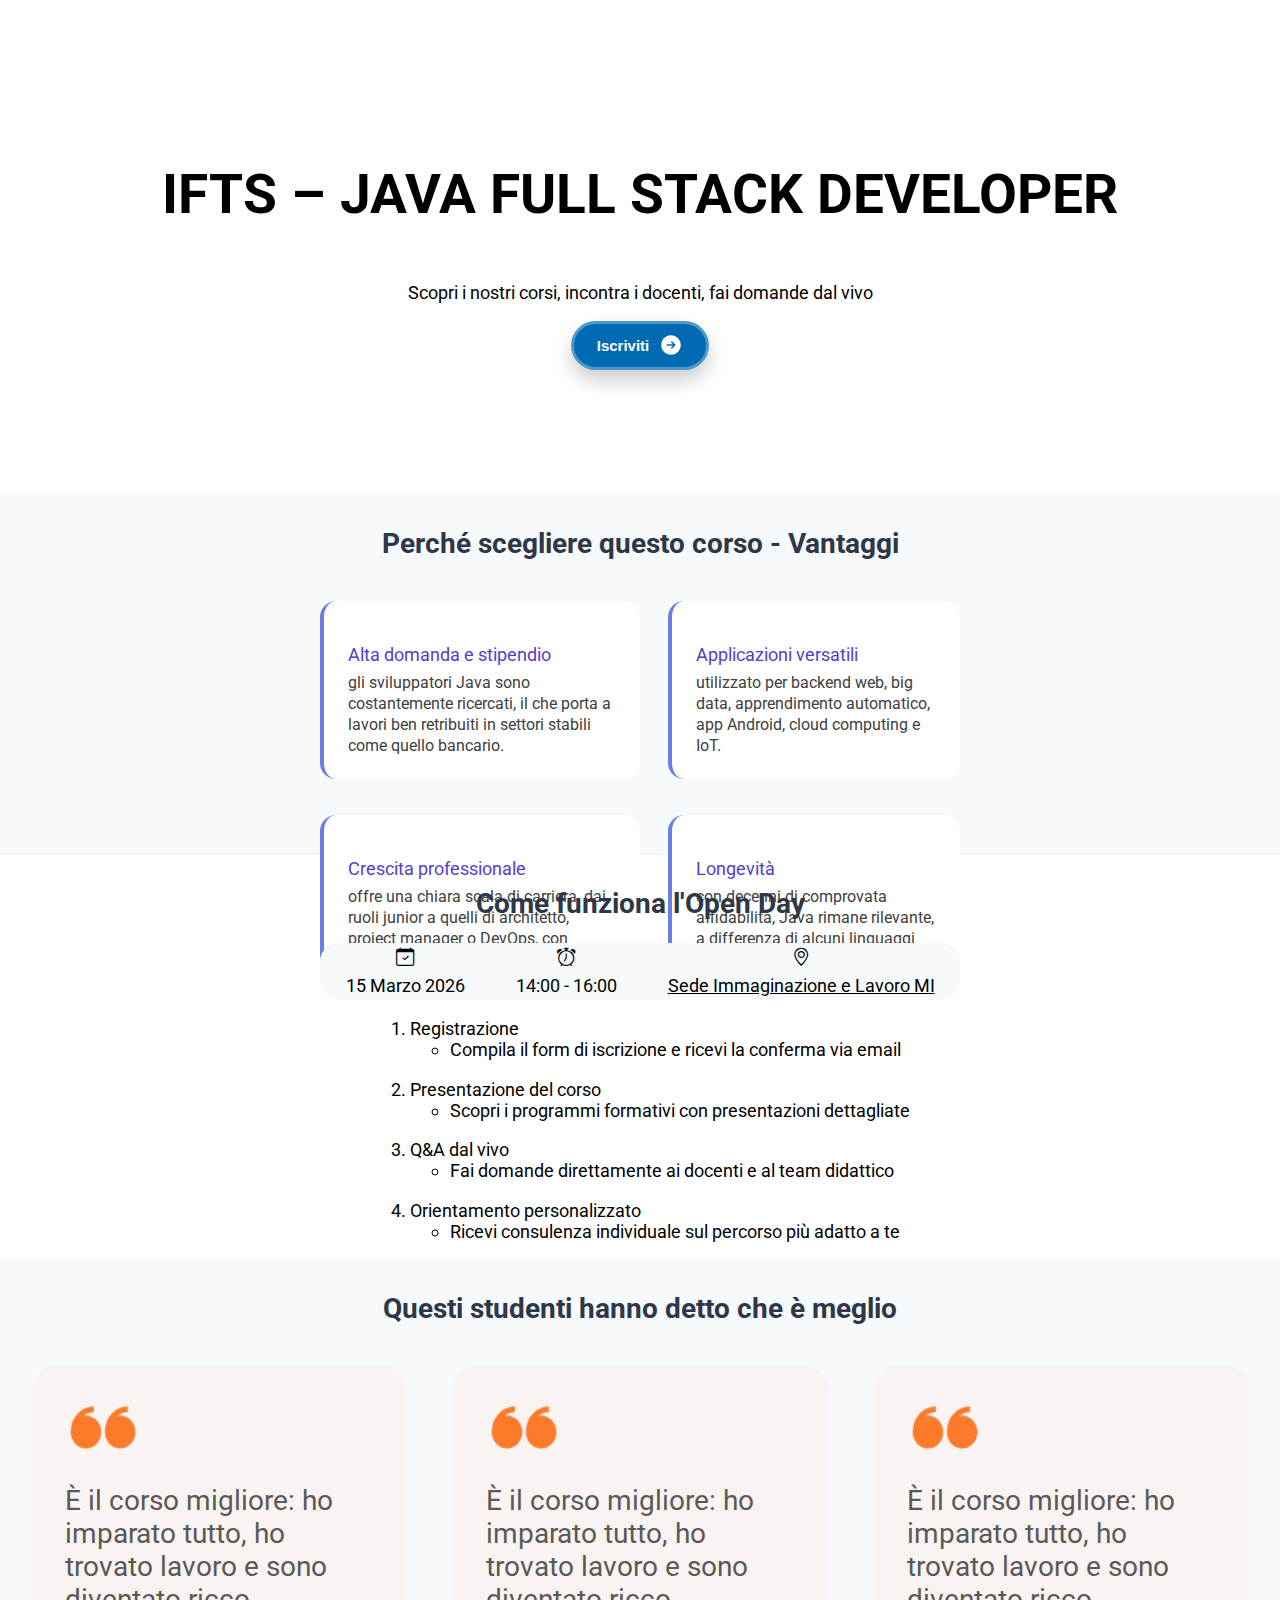
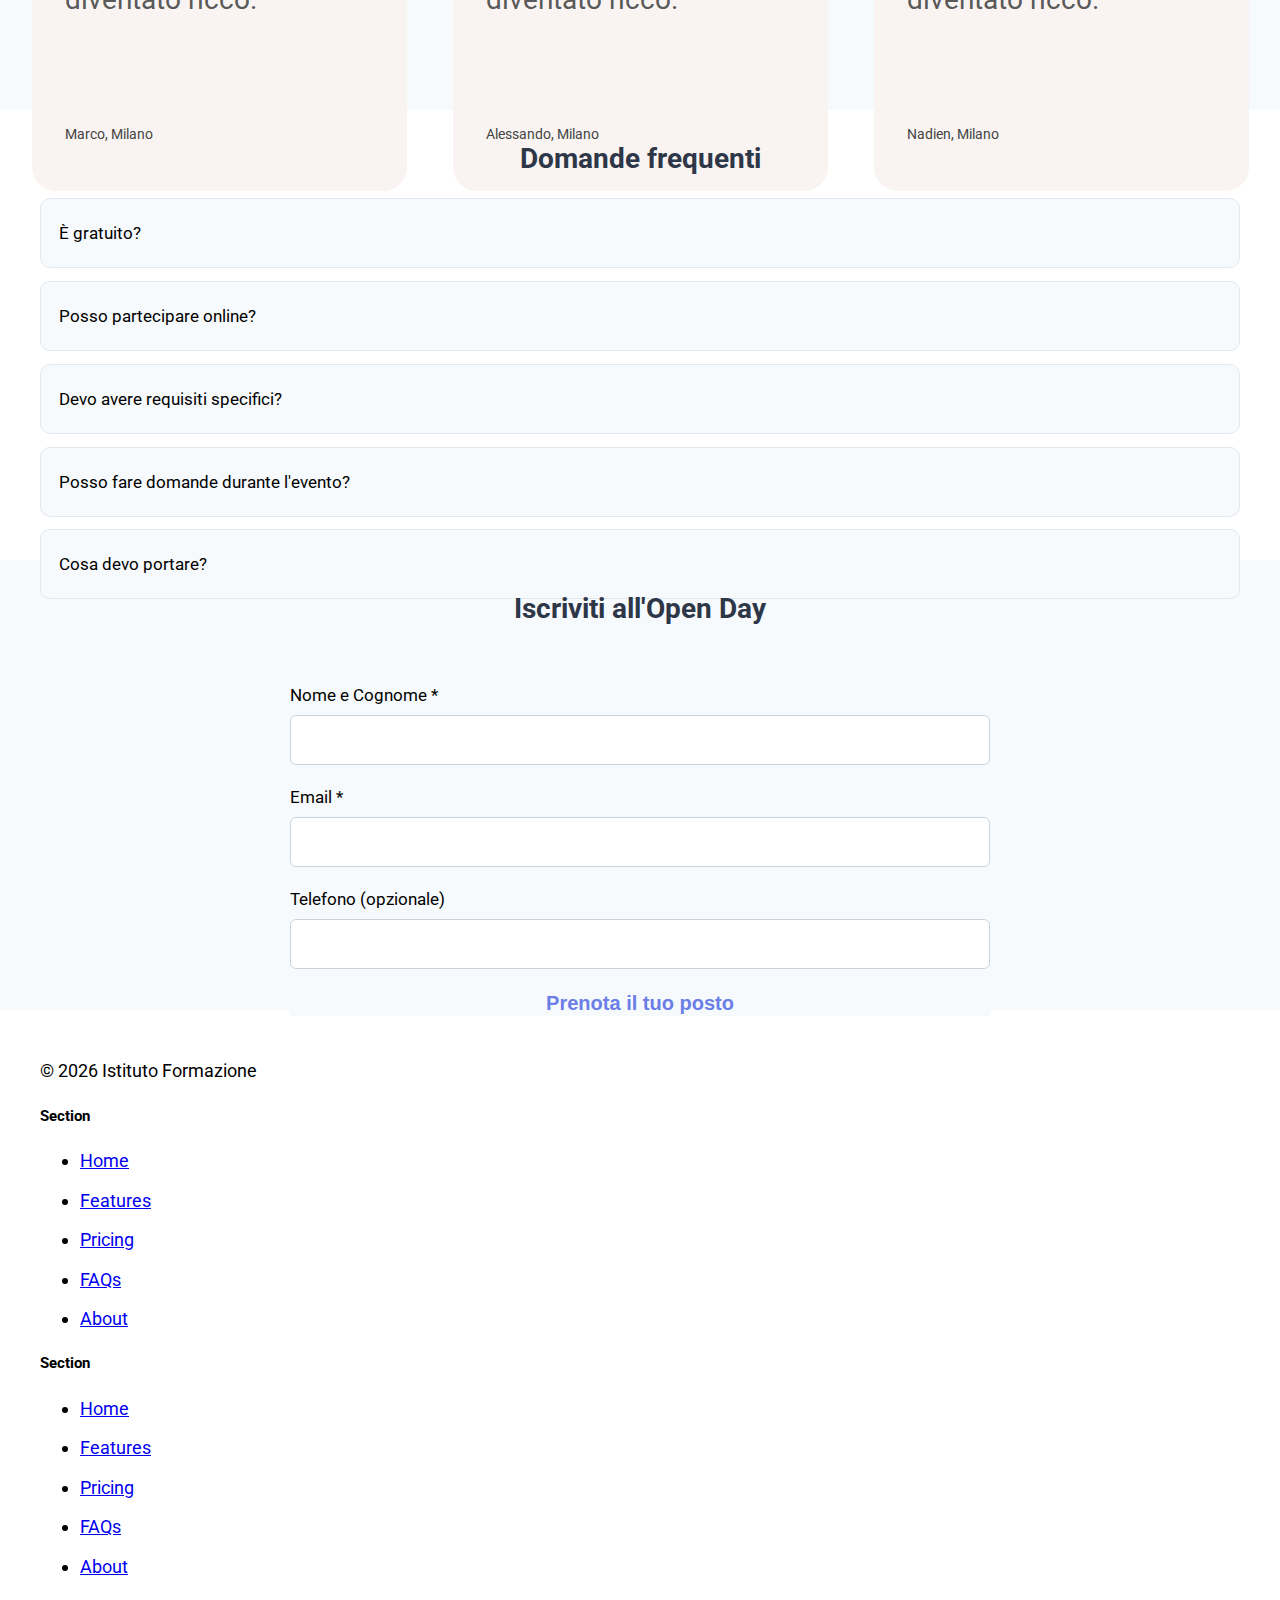
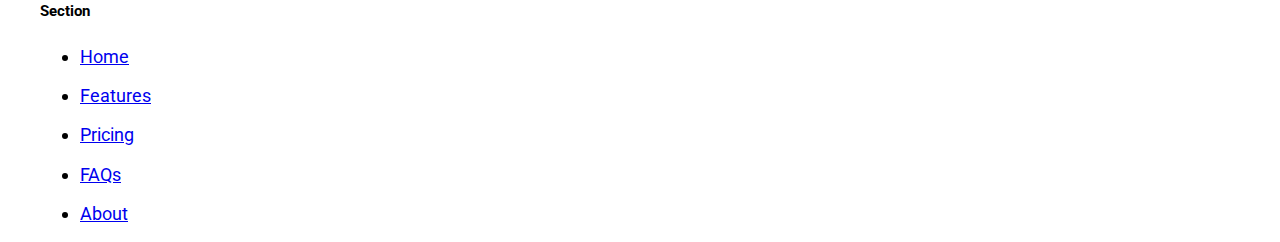
<file: index-v1.html>
<!DOCTYPE html>
<html lang="en">
    <head>
        <meta charset="UTF-8" />
        <meta name="viewport" content="width=device-width, initial-scale=1.0" />
        <title>Open Day Milano - Corso Java Full Stack</title>
        <link rel="icon" type="image/x-icon" href="./img/favicon.ico" />
        <link rel="stylesheet" href="./styles/simple-boilerplate.css" />
        <link rel="stylesheet" href="./styles/style.css" />
        <link
            rel="stylesheet"
            href="https://cdn.jsdelivr.net/npm/bootstrap-icons@1.13.1/font/bootstrap-icons.min.css"
        />
        <link
            href="https://cdn.jsdelivr.net/npm/bootstrap@5.3.8/dist/css/bootstrap.min.css"
            rel="stylesheet"
            integrity="sha384-sRIl4kxILFvY47J16cr9ZwB07vP4J8+LH7qKQnuqkuIAvNWLzeN8tE5YBujZqJLB"
            crossorigin="anonymous"
        />
    </head>
    <body>
        <div class="hero">
            <h1 class="hero-title">IFTS – JAVA FULL STACK DEVELOPER</h1>
            <p class="subtitle">
                Scopri i nostri corsi, incontra i docenti, fai domande dal vivo
            </p>
            <button class="button">
                Iscriviti
                <svg class="icon" viewBox="0 0 24 24" fill="currentColor">
                    <path
                        fill-rule="evenodd"
                        d="M12 2.25c-5.385 0-9.75 4.365-9.75 9.75s4.365 9.75 9.75 9.75 9.75-4.365 9.75-9.75S17.385 2.25 12 2.25zm4.28 10.28a.75.75 0 000-1.06l-3-3a.75.75 0 10-1.06 1.06l1.72 1.72H8.25a.75.75 0 000 1.5h5.69l-1.72 1.72a.75.75 0 101.06 1.06l3-3z"
                        clip-rule="evenodd"
                    ></path>
                </svg>
            </button>
        </div>

        <div class="section-why-choose">
            <h2 class="margin">Perché scegliere questo corso - Vantaggi</h2>
            <div class="reasons">
                <div class="reason1">
                    <p>Alta domanda e stipendio</p>
                    <span>
                        gli sviluppatori Java sono costantemente ricercati, il
                        che porta a lavori ben retribuiti in settori stabili
                        come quello bancario.
                    </span>
                </div>
                <div class="reason2">
                    <p>Applicazioni versatili</p>
                    <span>
                        utilizzato per backend web, big data, apprendimento
                        automatico, app Android, cloud computing e IoT.
                    </span>
                </div>
            </div>

            <div class="reasons">
                <div class="reason1">
                    <p>Crescita professionale</p>
                    <span>
                        offre una chiara scala di carriera, dai ruoli junior a
                        quelli di architetto, project manager o DevOps, con
                        opportunità di lavoro da remoto.
                    </span>
                </div>
                <div class="reason2">
                    <p>Longevità</p>
                    <span>
                        con decenni di comprovata affidabilità, Java rimane
                        rilevante, a differenza di alcuni linguaggi più recenti
                        e transitori.
                    </span>
                </div>
            </div>
        </div>

        <div class="open-day-date">
            <h2 class="margin">Come funziona l'Open Day</h2>
            <div class="date-wrapper">
                <div class="date adjust-icon">
                    <i class="bi bi-calendar-check"></i>
                    <span>15 Marzo 2026</span>
                </div>
                <div class="time adjust-icon">
                    <i class="bi bi-alarm"></i>
                    <span>14:00 - 16:00</span>
                </div>
                <div class="location adjust-icon">
                    <i class="bi bi-geo-alt"></i>
                    <span
                        ><a
                            href="https://maps.app.goo.gl/1TqNh9jbCf8Md8Lh7"
                            target="_blank"
                            >Sede Immaginazione e Lavoro MI</a
                        ></span
                    >
                </div>
            </div>

            <div class="">
                <ul class="number">
                    <li>
                        Registrazione
                        <ul>
                            <li>
                                Compila il form di iscrizione e ricevi la
                                conferma via email
                            </li>
                        </ul>
                    </li>
                    <li>
                        Presentazione del corso
                        <ul>
                            <li>
                                Scopri i programmi formativi con presentazioni
                                dettagliate
                            </li>
                        </ul>
                    </li>
                    <li>
                        Q&A dal vivo
                        <ul>
                            <li>
                                Fai domande direttamente ai docenti e al team
                                didattico
                            </li>
                        </ul>
                    </li>
                    <li>
                        Orientamento personalizzato
                        <ul>
                            <li>
                                Ricevi consulenza individuale sul percorso più
                                adatto a te
                            </li>
                        </ul>
                    </li>
                </ul>
            </div>
        </div>

        <div class="social-proof">
            <h2 class="margin">Questi studenti hanno detto che è meglio</h2>

            <div class="cards">
                <div class="card">
                    <div class="card-content">
                        <img src="./img/iconCC.png" alt="Icon of quotes" /
                        width="75">
                        <span class="msg"
                            >È il corso migliore: ho imparato tutto, ho trovato
                            lavoro e sono diventato ricco.</span
                        >
                        <span class="name-loc">Marco, Milano</span>
                    </div>
                </div>
                <div class="card">
                    <div class="card-content">
                        <img src="./img/iconCC.png" alt="Icon of quotes" /
                        width="75">
                        <span class="msg"
                            >È il corso migliore: ho imparato tutto, ho trovato
                            lavoro e sono diventato ricco.</span
                        >
                        <span class="name-loc">Alessando, Milano</span>
                    </div>
                </div>
                <div class="card">
                    <div class="card-content">
                        <img src="./img/iconCC.png" alt="Icon of quotes" /
                        width="75">
                        <span class="msg"
                            >È il corso migliore: ho imparato tutto, ho trovato
                            lavoro e sono diventato ricco.</span
                        >
                        <span class="name-loc">Nadien, Milano</span>
                    </div>
                </div>
            </div>
        </div>

        <div class="faq">
            <h2 class="margin">Domande frequenti</h2>
            <div class="questions">
                <div class="question">
                    <span>È gratuito?</span>
                </div>
                <div class="question">
                    <span>Posso partecipare online?</span>
                </div>
                <div class="question">
                    <span>Devo avere requisiti specifici?</span>
                </div>
                <div class="question">
                    <span>Posso fare domande durante l'evento?</span>
                </div>
                <div class="question">
                    <span>Cosa devo portare?</span>
                </div>
            </div>
        </div>

        <div class="forum-wrapper">
            <h2 class="margin">Iscriviti all'Open Day</h2>

            <form class="form" action="">
                <div class="input-wrapper">
                    <span class="sm">Nome e Cognome *</span>
                    <input type="text" name="" id="" required />
                </div>

                <div class="input-wrapper">
                    <span class="sm">Email *</span>
                    <input type="text" name="" id="" required />
                </div>

                <div class="input-wrapper">
                    <span class="sm">Telefono (opzionale)</span>
                    <input type="text" name="" id="" />
                </div>

                <button class="prenota-btn" type="submit">
                    Prenota il tuo posto
                </button>
            </form>
        </div>

        <div class="container">
            <footer
                class="row row-cols-1 row-cols-sm-2 row-cols-md-5 py-5 my-5 border-top"
            >
                <div class="col mb-3">
                    <a
                        href="/"
                        class="d-flex align-items-center mb-3 link-body-emphasis text-decoration-none"
                        aria-label="Bootstrap"
                    >
                        <svg
                            class="bi me-2"
                            width="40"
                            height="32"
                            aria-hidden="true"
                        >
                            <use xlink:href="#bootstrap"></use>
                        </svg>
                    </a>
                    <p class="text-body-secondary">
                        © 2026 Istituto Formazione
                    </p>
                </div>
                <div class="col mb-3"></div>
                <div class="col mb-3">
                    <h5>Section</h5>
                    <ul class="nav flex-column">
                        <li class="nav-item mb-2">
                            <a href="#" class="nav-link p-0 text-body-secondary"
                                >Home</a
                            >
                        </li>
                        <li class="nav-item mb-2">
                            <a href="#" class="nav-link p-0 text-body-secondary"
                                >Features</a
                            >
                        </li>
                        <li class="nav-item mb-2">
                            <a href="#" class="nav-link p-0 text-body-secondary"
                                >Pricing</a
                            >
                        </li>
                        <li class="nav-item mb-2">
                            <a href="#" class="nav-link p-0 text-body-secondary"
                                >FAQs</a
                            >
                        </li>
                        <li class="nav-item mb-2">
                            <a href="#" class="nav-link p-0 text-body-secondary"
                                >About</a
                            >
                        </li>
                    </ul>
                </div>
                <div class="col mb-3">
                    <h5>Section</h5>
                    <ul class="nav flex-column">
                        <li class="nav-item mb-2">
                            <a href="#" class="nav-link p-0 text-body-secondary"
                                >Home</a
                            >
                        </li>
                        <li class="nav-item mb-2">
                            <a href="#" class="nav-link p-0 text-body-secondary"
                                >Features</a
                            >
                        </li>
                        <li class="nav-item mb-2">
                            <a href="#" class="nav-link p-0 text-body-secondary"
                                >Pricing</a
                            >
                        </li>
                        <li class="nav-item mb-2">
                            <a href="#" class="nav-link p-0 text-body-secondary"
                                >FAQs</a
                            >
                        </li>
                        <li class="nav-item mb-2">
                            <a href="#" class="nav-link p-0 text-body-secondary"
                                >About</a
                            >
                        </li>
                    </ul>
                </div>
                <div class="col mb-3">
                    <h5>Section</h5>
                    <ul class="nav flex-column">
                        <li class="nav-item mb-2">
                            <a href="#" class="nav-link p-0 text-body-secondary"
                                >Home</a
                            >
                        </li>
                        <li class="nav-item mb-2">
                            <a href="#" class="nav-link p-0 text-body-secondary"
                                >Features</a
                            >
                        </li>
                        <li class="nav-item mb-2">
                            <a href="#" class="nav-link p-0 text-body-secondary"
                                >Pricing</a
                            >
                        </li>
                        <li class="nav-item mb-2">
                            <a href="#" class="nav-link p-0 text-body-secondary"
                                >FAQs</a
                            >
                        </li>
                        <li class="nav-item mb-2">
                            <a href="#" class="nav-link p-0 text-body-secondary"
                                >About</a
                            >
                        </li>
                    </ul>
                </div>
            </footer>
        </div>

        <script
            src="https://cdn.jsdelivr.net/npm/bootstrap@5.3.8/dist/js/bootstrap.bundle.min.js"
            integrity="sha384-FKyoEForCGlyvwx9Hj09JcYn3nv7wiPVlz7YYwJrWVcXK/BmnVDxM+D2scQbITxI"
            crossorigin="anonymous"
        ></script>
    </body>
</html>
</file>
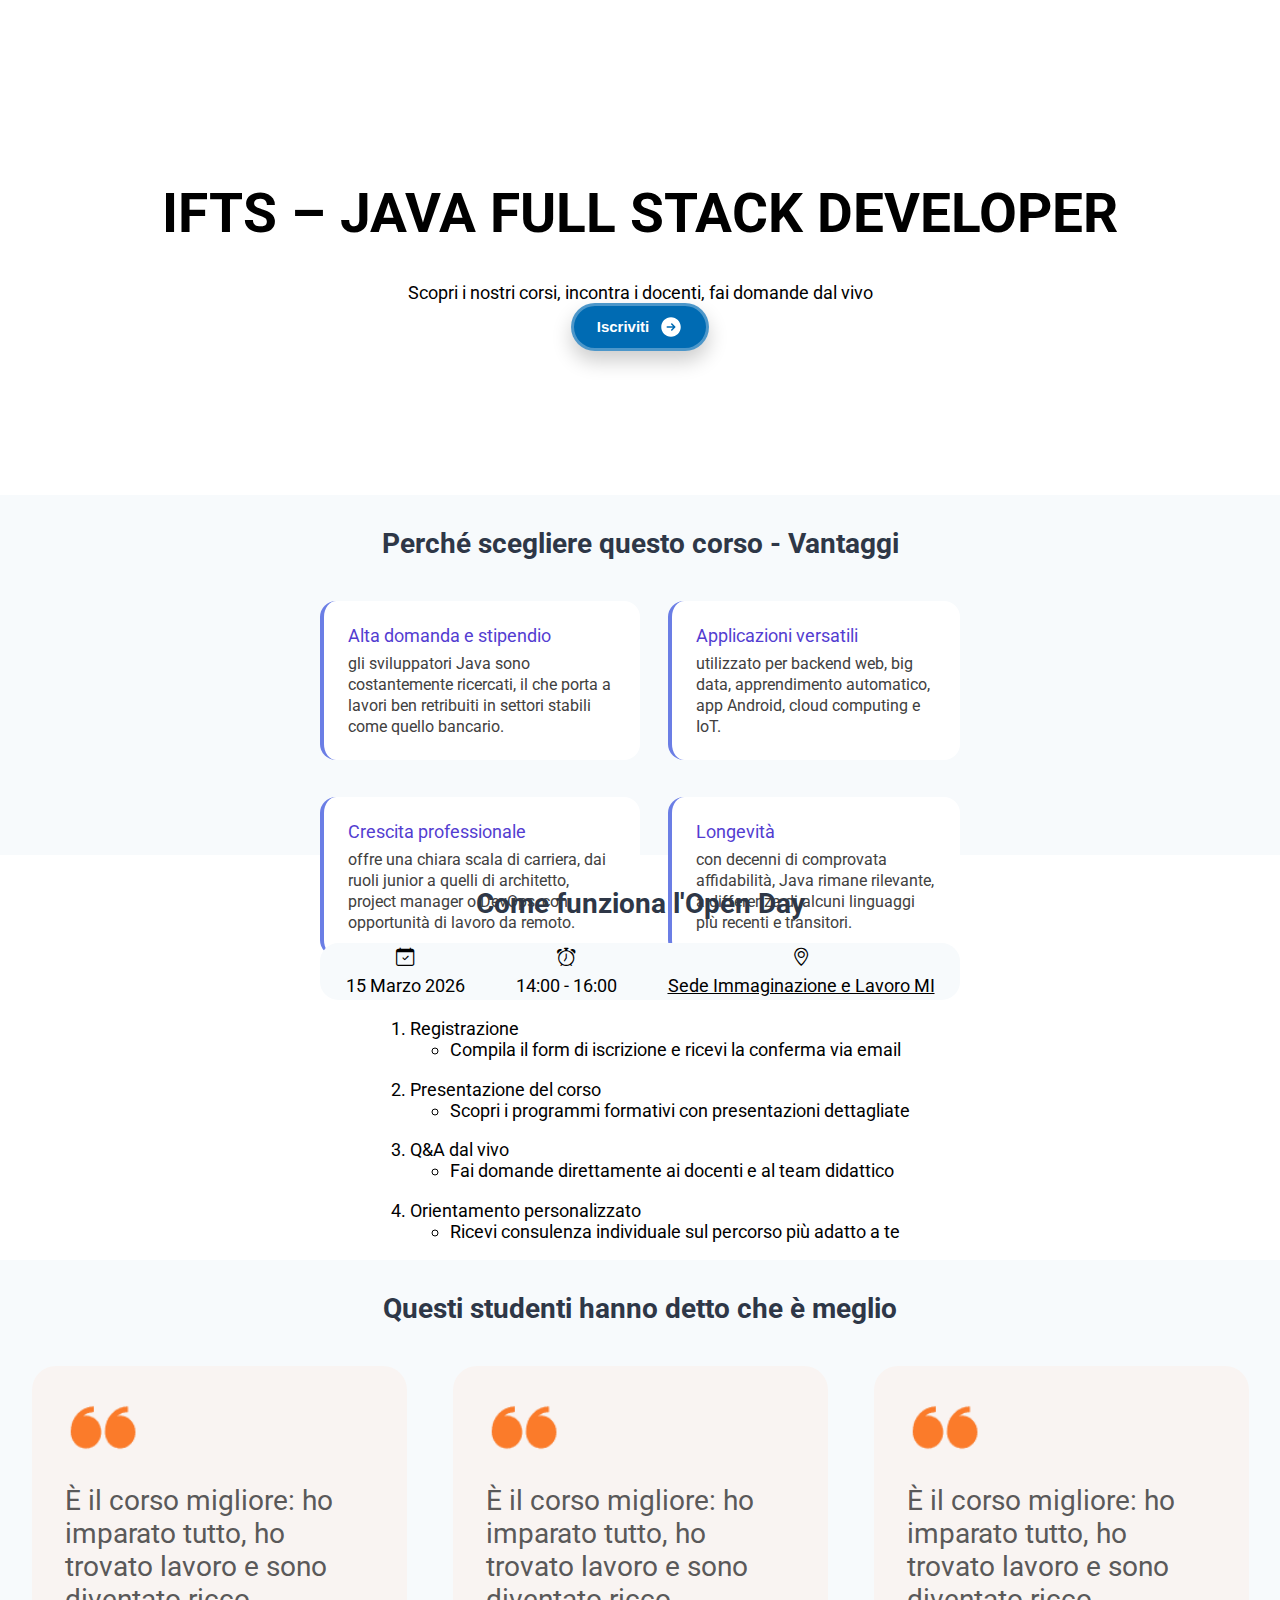
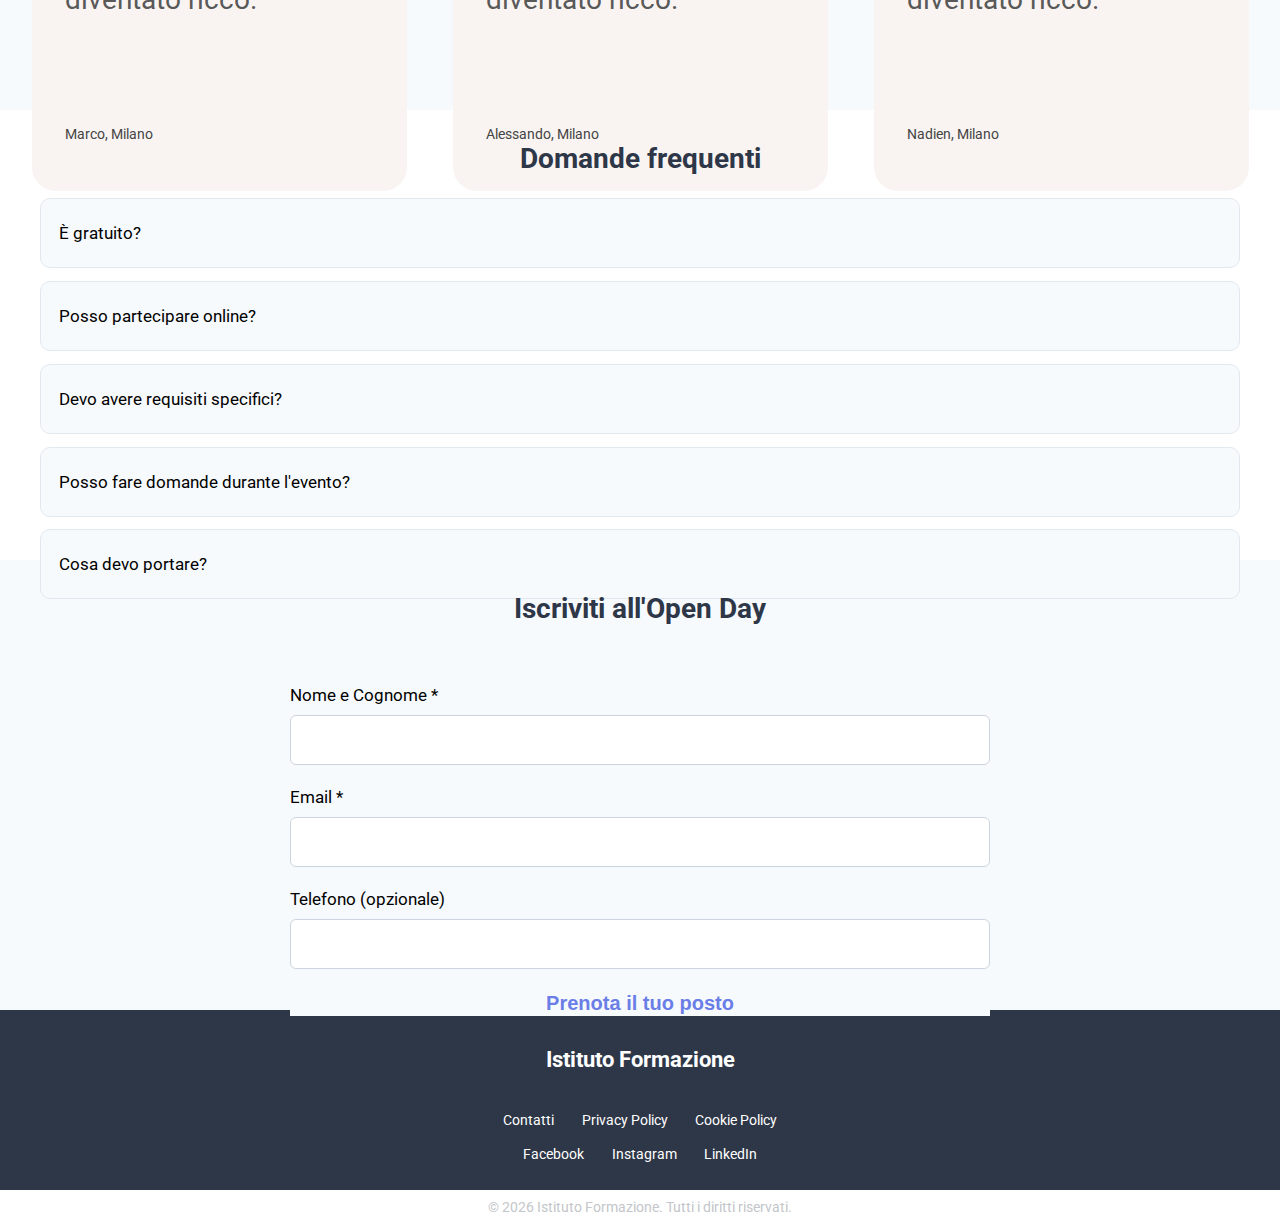
<file: indexV1.html>
<!DOCTYPE html>
<html lang="en">
    <head>
        <meta charset="UTF-8" />
        <meta name="viewport" content="width=device-width, initial-scale=1.0" />
        <title>Open Day Milano - Corso Java Full Stack</title>
        <link rel="icon" type="image/x-icon" href="./img/favicon.ico" />
        <link rel="stylesheet" href="./styles/simple-boilerplateV1.css" />
        <link rel="stylesheet" href="./styles/styleV1.css" />
        <link
            rel="stylesheet"
            href="https://cdn.jsdelivr.net/npm/bootstrap-icons@1.13.1/font/bootstrap-icons.min.css"
        />
    </head>
    <body>
        <div class="hero">
            <h1 class="hero-title">IFTS – JAVA FULL STACK DEVELOPER</h1>
            <p class="subtitle">
                Scopri i nostri corsi, incontra i docenti, fai domande dal vivo
            </p>
            <button class="button">
                Iscriviti
                <svg class="icon" viewBox="0 0 24 24" fill="currentColor">
                    <path
                        fill-rule="evenodd"
                        d="M12 2.25c-5.385 0-9.75 4.365-9.75 9.75s4.365 9.75 9.75 9.75 9.75-4.365 9.75-9.75S17.385 2.25 12 2.25zm4.28 10.28a.75.75 0 000-1.06l-3-3a.75.75 0 10-1.06 1.06l1.72 1.72H8.25a.75.75 0 000 1.5h5.69l-1.72 1.72a.75.75 0 101.06 1.06l3-3z"
                        clip-rule="evenodd"
                    ></path>
                </svg>
            </button>
        </div>

        <div class="section-why-choose">
            <h2 class="margin">Perché scegliere questo corso - Vantaggi</h2>
            <div class="reasons">
                <div class="reason1">
                    <p>Alta domanda e stipendio</p>
                    <span>
                        gli sviluppatori Java sono costantemente ricercati, il
                        che porta a lavori ben retribuiti in settori stabili
                        come quello bancario.
                    </span>
                </div>
                <div class="reason2">
                    <p>Applicazioni versatili</p>
                    <span>
                        utilizzato per backend web, big data, apprendimento
                        automatico, app Android, cloud computing e IoT.
                    </span>
                </div>
            </div>

            <div class="reasons">
                <div class="reason1">
                    <p>Crescita professionale</p>
                    <span>
                        offre una chiara scala di carriera, dai ruoli junior a
                        quelli di architetto, project manager o DevOps, con
                        opportunità di lavoro da remoto.
                    </span>
                </div>
                <div class="reason2">
                    <p>Longevità</p>
                    <span>
                        con decenni di comprovata affidabilità, Java rimane
                        rilevante, a differenza di alcuni linguaggi più recenti
                        e transitori.
                    </span>
                </div>
            </div>
        </div>

        <div class="open-day-date">
            <h2 class="margin">Come funziona l'Open Day</h2>
            <div class="date-wrapper">
                <div class="date adjust-icon">
                    <i class="bi bi-calendar-check"></i>
                    <span>15 Marzo 2026</span>
                </div>
                <div class="time adjust-icon">
                    <i class="bi bi-alarm"></i>
                    <span>14:00 - 16:00</span>
                </div>
                <div class="location adjust-icon">
                    <i class="bi bi-geo-alt"></i>
                    <span
                        ><a
                            href="https://maps.app.goo.gl/1TqNh9jbCf8Md8Lh7"
                            target="_blank"
                            >Sede Immaginazione e Lavoro MI</a
                        ></span
                    >
                </div>
            </div>

            <div class="">
                <ul class="number">
                    <li>
                        Registrazione
                        <ul>
                            <li>
                                Compila il form di iscrizione e ricevi la
                                conferma via email
                            </li>
                        </ul>
                    </li>
                    <li>
                        Presentazione del corso
                        <ul>
                            <li>
                                Scopri i programmi formativi con presentazioni
                                dettagliate
                            </li>
                        </ul>
                    </li>
                    <li>
                        Q&A dal vivo
                        <ul>
                            <li>
                                Fai domande direttamente ai docenti e al team
                                didattico
                            </li>
                        </ul>
                    </li>
                    <li>
                        Orientamento personalizzato
                        <ul>
                            <li>
                                Ricevi consulenza individuale sul percorso più
                                adatto a te
                            </li>
                        </ul>
                    </li>
                </ul>
            </div>
        </div>

        <div class="social-proof">
            <h2 class="margin">Questi studenti hanno detto che è meglio</h2>

            <div class="cards">
                <div class="card">
                    <div class="card-content">
                        <img src="./img/iconCC.png" alt="Icon of quotes" /
                        width="75">
                        <span class="msg"
                            >È il corso migliore: ho imparato tutto, ho trovato
                            lavoro e sono diventato ricco.</span
                        >
                        <span class="name-loc">Marco, Milano</span>
                    </div>
                </div>
                <div class="card">
                    <div class="card-content">
                        <img src="./img/iconCC.png" alt="Icon of quotes" /
                        width="75">
                        <span class="msg"
                            >È il corso migliore: ho imparato tutto, ho trovato
                            lavoro e sono diventato ricco.</span
                        >
                        <span class="name-loc">Alessando, Milano</span>
                    </div>
                </div>
                <div class="card">
                    <div class="card-content">
                        <img src="./img/iconCC.png" alt="Icon of quotes" /
                        width="75">
                        <span class="msg"
                            >È il corso migliore: ho imparato tutto, ho trovato
                            lavoro e sono diventato ricco.</span
                        >
                        <span class="name-loc">Nadien, Milano</span>
                    </div>
                </div>
            </div>
        </div>

        <div class="faq">
            <h2 class="margin">Domande frequenti</h2>
            <div class="questions">
                <div class="question">
                    <span>È gratuito?</span>
                </div>
                <div class="question">
                    <span>Posso partecipare online?</span>
                </div>
                <div class="question">
                    <span>Devo avere requisiti specifici?</span>
                </div>
                <div class="question">
                    <span>Posso fare domande durante l'evento?</span>
                </div>
                <div class="question">
                    <span>Cosa devo portare?</span>
                </div>
            </div>
        </div>

        <div class="forum-wrapper">
            <h2 class="margin">Iscriviti all'Open Day</h2>

            <form class="form" action="">
                <div class="input-wrapper">
                    <span class="sm">Nome e Cognome *</span>
                    <input type="text" name="" id="" required />
                </div>

                <div class="input-wrapper">
                    <span class="sm">Email *</span>
                    <input type="text" name="" id="" required />
                </div>

                <div class="input-wrapper">
                    <span class="sm">Telefono (opzionale)</span>
                    <input type="text" name="" id="" />
                </div>

                <button class="prenota-btn" type="submit">
                    Prenota il tuo posto
                </button>
            </form>
        </div>

        <div class="footer">
            <h3 class="margin-h3">Istituto Formazione</h3>

            <div class="links">
                <span class="span-footer">Contatti</span>
                <span class="span-footer">Privacy Policy</span>
                <span class="span-footer">Cookie Policy</span>
            </div>
            <div class="links">
                <span class="span-footer">Facebook</span>
                <span class="span-footer">Instagram</span>
                <span class="span-footer">LinkedIn</span>
            </div>

            <span class="copyright"
                >© 2026 Istituto Formazione. Tutti i diritti riservati.</span
            >
        </div>
    </body>
</html>
</file>
<file: styles/style.css>
.hero {
    display: flex;
    justify-content: center;
    align-items: center;
    flex-direction: column;
    height: 55vh;
    background: url("https://nuovaeducazione.it/wp-content/uploads/2019/10/open-day-2019-20-header-mail-01.png")
        no-repeat;
    background-size: contain;
    background-color: rgba(255, 255, 255, 0.4);
    background-blend-mode: lighten;
    background-position: center;
}

h1 {
    margin: 0.67em 0;
}

.hero-title {
    font-size: 3rem;
    color: rgb(0, 0, 0);
}

.subtitle {
    color: black;
}

.button {
    position: relative;
    transition: all 0.3s ease-in-out;
    box-shadow: 0px 10px 20px rgba(0, 0, 0, 0.2);
    padding-block: 0.5rem;
    padding-inline: 1.25rem;
    background-color: rgb(0 107 179);
    border-radius: 9999px;
    display: flex;
    align-items: center;
    justify-content: center;
    color: #ffff;
    gap: 10px;
    font-weight: bold;
    border: 3px solid #ffffff4d;
    outline: none;
    overflow: hidden;
    font-size: 15px;
    cursor: pointer;
}

.icon {
    width: 24px;
    height: 24px;
    transition: all 0.3s ease-in-out;
}

.button:hover {
    transform: scale(1.05);
    border-color: #fff9;
}

.button:hover .icon {
    transform: translate(4px);
}

.button:hover::before {
    animation: shine 1.5s ease-out infinite;
}

.button::before {
    content: "";
    position: absolute;
    width: 100px;
    height: 100%;
    background-image: linear-gradient(
        120deg,
        rgba(255, 255, 255, 0) 30%,
        rgba(255, 255, 255, 0.8),
        rgba(255, 255, 255, 0) 70%
    );
    top: 0;
    left: -100px;
    opacity: 0.6;
}

@keyframes shine {
    0% {
        left: -100px;
    }

    60% {
        left: 100%;
    }

    to {
        left: 100%;
    }
}

.section-why-choose {
    background-color: #f7fafc;
    height: 40vh;
    display: flex;
    align-items: center;
    flex-direction: column;
}

.margin {
    margin-top: 2.5%;
    color: #2e3747;
}

.reasons {
    width: 50%;
    display: flex;
    gap: 1.5rem;
    margin-bottom: 1rem;
    margin-top: 1rem;
}

.reason1 {
    background-color: white;
    padding: 24px;
    border-radius: 16px;
    border-left: 4px solid #6b7ee5;
    max-width: 50%;
}

.reason1 > p {
    color: rgb(83, 61, 209);
    font-style: bold;
    margin-bottom: 6px;
}

.reason1 > span {
    color: rgb(65, 64, 64);
    font-size: 16px;
}

.reason2 > p {
    color: rgb(83, 61, 209);
    font-style: bold;
    margin-bottom: 6px;
}

.reason2 > span {
    color: rgb(65, 64, 64);
    font-size: 16px;
}

.reason2 {
    background-color: white;
    padding: 24px;
    border-radius: 16px;
    border-left: 4px solid #6b7ee5;
    max-width: 50%;
}

.open-day-date {
    display: flex;
    align-items: center;
    flex-direction: column;
    height: 45vh;
}

.date-wrapper {
    background-color: #f7fafc;
    display: flex;
    max-width: 100%;
    min-width: 50%;
    justify-content: space-around;
    align-items: center;
    height: 150px;
    border-radius: 1rem;
}

.adjust-icon {
    display: flex;
    flex-direction: column;
    align-items: center;
    gap: 7px;
}

.location a {
    color: black;
}

.number {
    list-style-type: decimal;
}

li {
    margin-bottom: 1rem;
}

.social-proof {
    height: 50vh;
    display: flex;
    align-items: center;
    flex-direction: column;
    gap: 1rem;
    background-color: #f7fafc;
}

.cards {
    display: flex;
    gap: 2.5rem;
}

.card {
    background-color: #f9f4f2;
    width: 375px;
    height: 425px;
    padding: 1.8rem;
    border-radius: 1.3rem;
}

.card-content {
    display: flex;
    flex-direction: column;
    gap: 1.5rem;
}

.msg {
    font-size: 28px;
    color: rgb(90, 89, 89);
    margin-bottom: 4.5rem;
}

.name-loc {
    font-size: 14px;
    color: rgb(68, 68, 68);
}

.faq {
    height: 50vh;
    display: flex;
    align-items: center;
    flex-direction: column;
}

.questions {
    display: flex;
    flex-direction: column;
    gap: 0.7rem;
}

.question {
    font-size: 17px;
    display: flex;
    align-items: center;
    background-color: #f7fafc;
    border: 1px solid #e2e8ef;
    border-radius: 10px;
    height: 70px;
    width: 1200px;
    padding: 1rem;
}

.forum-wrapper {
    background-color: #f7fafc;
    height: 50vh;
    display: flex;
    flex-direction: column;
    align-items: center;
    gap: 2rem;
}

.form {
    display: flex;
    flex-direction: column;
    gap: 1.2rem;
}

.sm {
    font-size: 17px;
}

input {
    border: 1px solid #ccd5df;
    border-radius: 6px;
    height: 50px;
    padding: 0px 12px;
}

input:focus-visible {
    border: 1px solid #6b7ee5;
}

.input-wrapper {
    display: flex;
    flex-direction: column;
    width: 700px;
    gap: 10px;
}

.prenota-btn {
    color: #6b7ee7;
    border: none;
    background-color: #f7fafc;
    font-size: 20px;
    font-weight: bold;
    cursor: pointer;
}

.footer {
    background-color: #2e3747;
    height: 20vh;
    display: flex;
    flex-direction: column;
    align-items: center;
    gap: 1rem;
}

.margin-h3 {
    color: #fff;
    margin-top: 2rem;
}

.links {
    display: flex;
    gap: 1.5rem;
}

.span-footer {
    color: #fff;
    font-size: 14px;
}

.copyright {
    color: #c3c6ca;
    margin-top: 1rem;
    font-size: 14px;
}
</file>
<file: styles/styleV1.css>
.hero {
    display: flex;
    justify-content: center;
    align-items: center;
    flex-direction: column;
    height: 55vh;
    background: url("https://nuovaeducazione.it/wp-content/uploads/2019/10/open-day-2019-20-header-mail-01.png")
        no-repeat;
    background-size: contain;
    background-color: rgba(255, 255, 255, 0.4);
    background-blend-mode: lighten;
    background-position: center;
}

h1 {
    margin: 0.67em 0;
}

.hero-title {
    font-size: 3rem;
    color: rgb(0, 0, 0);
}

.subtitle {
    color: black;
}

.button {
    position: relative;
    transition: all 0.3s ease-in-out;
    box-shadow: 0px 10px 20px rgba(0, 0, 0, 0.2);
    padding-block: 0.5rem;
    padding-inline: 1.25rem;
    background-color: rgb(0 107 179);
    border-radius: 9999px;
    display: flex;
    align-items: center;
    justify-content: center;
    color: #ffff;
    gap: 10px;
    font-weight: bold;
    border: 3px solid #ffffff4d;
    outline: none;
    overflow: hidden;
    font-size: 15px;
    cursor: pointer;
}

.icon {
    width: 24px;
    height: 24px;
    transition: all 0.3s ease-in-out;
}

.button:hover {
    transform: scale(1.05);
    border-color: #fff9;
}

.button:hover .icon {
    transform: translate(4px);
}

.button:hover::before {
    animation: shine 1.5s ease-out infinite;
}

.button::before {
    content: "";
    position: absolute;
    width: 100px;
    height: 100%;
    background-image: linear-gradient(
        120deg,
        rgba(255, 255, 255, 0) 30%,
        rgba(255, 255, 255, 0.8),
        rgba(255, 255, 255, 0) 70%
    );
    top: 0;
    left: -100px;
    opacity: 0.6;
}

@keyframes shine {
    0% {
        left: -100px;
    }

    60% {
        left: 100%;
    }

    to {
        left: 100%;
    }
}

.section-why-choose {
    background-color: #f7fafc;
    height: 40vh;
    display: flex;
    align-items: center;
    flex-direction: column;
}

.margin {
    margin-top: 2.5%;
    color: #2e3747;
}

.reasons {
    width: 50%;
    display: flex;
    gap: 1.5rem;
    margin-bottom: 1rem;
    margin-top: 1rem;
}

.reason1 {
    background-color: white;
    padding: 24px;
    border-radius: 16px;
    border-left: 4px solid #6b7ee5;
    max-width: 50%;
}

.reason1 > p {
    color: rgb(83, 61, 209);
    font-style: bold;
    margin-bottom: 6px;
}

.reason1 > span {
    color: rgb(65, 64, 64);
    font-size: 16px;
}

.reason2 > p {
    color: rgb(83, 61, 209);
    font-style: bold;
    margin-bottom: 6px;
}

.reason2 > span {
    color: rgb(65, 64, 64);
    font-size: 16px;
}

.reason2 {
    background-color: white;
    padding: 24px;
    border-radius: 16px;
    border-left: 4px solid #6b7ee5;
    max-width: 50%;
}

.open-day-date {
    display: flex;
    align-items: center;
    flex-direction: column;
    height: 45vh;
}

.date-wrapper {
    background-color: #f7fafc;
    display: flex;
    max-width: 100%;
    min-width: 50%;
    justify-content: space-around;
    align-items: center;
    height: 150px;
    border-radius: 1rem;
}

.adjust-icon {
    display: flex;
    flex-direction: column;
    align-items: center;
    gap: 7px;
}

.location a {
    color: black;
}

.number {
    list-style-type: decimal;
}

li {
    margin-bottom: 1rem;
}

.social-proof {
    height: 50vh;
    display: flex;
    align-items: center;
    flex-direction: column;
    gap: 1rem;
    background-color: #f7fafc;
}

.cards {
    display: flex;
    gap: 2.5rem;
}

.card {
    background-color: #f9f4f2;
    width: 375px;
    height: 425px;
    padding: 1.8rem;
    border-radius: 1.3rem;
}

.card-content {
    display: flex;
    flex-direction: column;
    gap: 1.5rem;
}

.msg {
    font-size: 28px;
    color: rgb(90, 89, 89);
    margin-bottom: 4.5rem;
}

.name-loc {
    font-size: 14px;
    color: rgb(68, 68, 68);
}

.faq {
    height: 50vh;
    display: flex;
    align-items: center;
    flex-direction: column;
}

.questions {
    display: flex;
    flex-direction: column;
    gap: 0.7rem;
}

.question {
    font-size: 17px;
    display: flex;
    align-items: center;
    background-color: #f7fafc;
    border: 1px solid #e2e8ef;
    border-radius: 10px;
    height: 70px;
    width: 1200px;
    padding: 1rem;
}

.forum-wrapper {
    background-color: #f7fafc;
    height: 50vh;
    display: flex;
    flex-direction: column;
    align-items: center;
    gap: 2rem;
}

.form {
    display: flex;
    flex-direction: column;
    gap: 1.2rem;
}

.sm {
    font-size: 17px;
}

input {
    border: 1px solid #ccd5df;
    border-radius: 6px;
    height: 50px;
    padding: 0px 12px;
}

input:focus-visible {
    border: 1px solid #6b7ee5;
}

.input-wrapper {
    display: flex;
    flex-direction: column;
    width: 700px;
    gap: 10px;
}

.prenota-btn {
    color: #6b7ee7;
    border: none;
    background-color: #f7fafc;
    font-size: 20px;
    font-weight: bold;
    cursor: pointer;
}

.footer {
    background-color: #2e3747;
    height: 20vh;
    display: flex;
    flex-direction: column;
    align-items: center;
    gap: 1rem;
}

.margin-h3 {
    color: #fff;
    margin-top: 2rem;
}

.links {
    display: flex;
    gap: 1.5rem;
}

.span-footer {
    color: #fff;
    font-size: 14px;
}

.copyright {
    color: #c3c6ca;
    margin-top: 1rem;
    font-size: 14px;
}
</file>
<file: styles/simple-boilerplate.css>
@import url("https://fonts.googleapis.com/css2?family=Roboto:ital,wght@0,100..900;1,100..900&display=swap");

/* 1. Box sizing & resets */
*,
*::before,
*::after {
    box-sizing: border-box;
}

/* 2. Fluid and Accessible Typography */
:root {
    --font-main: system-ui, -apple-system, sans-serif;
    --text-base: clamp(1rem, 0.95rem + 0.25vw, 1.25rem);
}

html {
    font-size: var(--text-base);
    scroll-behavior: smooth;
    -webkit-text-size-adjust: none; /* Mobile text inflation fix */
}

/* 3. Layout Defaults */
body {
    margin: 0;
    font-family: "Roboto", sans-serif;
    box-sizing: border-box;
    min-height: 100dvh; /* Dynamic viewport height for mobile */
}

/* 4. Media & Interactive elements */
img,
picture,
svg,
video {
    display: block;
    max-width: 100%;
}

/* 5. Modern Utilities */
.container {
    width: min(100% - 2rem, 1200px);
    margin-inline: auto; /* Logical properties */
}
</file>
<file: styles/simple-boilerplateV1.css>
@import url("https://fonts.googleapis.com/css2?family=Roboto:ital,wght@0,100..900;1,100..900&display=swap");

/* 1. Box sizing & resets */
*,
*::before,
*::after {
    box-sizing: border-box;
}

/* 2. Fluid and Accessible Typography */
:root {
    --font-main: system-ui, -apple-system, sans-serif;
    --text-base: clamp(1rem, 0.95rem + 0.25vw, 1.25rem);
}

html {
    font-size: var(--text-base);
    scroll-behavior: smooth;
    -webkit-text-size-adjust: none; /* Mobile text inflation fix */
}

/* 3. Layout Defaults */
body {
    margin: 0;
    font-family: "Roboto", sans-serif;
    box-sizing: border-box;
    min-height: 100dvh; /* Dynamic viewport height for mobile */
}

/* 4. Media & Interactive elements */
img,
picture,
svg,
video {
    display: block;
    max-width: 100%;
}

/* 5. Modern Utilities */
.container {
    width: min(100% - 2rem, 1200px);
    margin-inline: auto; /* Logical properties */
}

p {
    margin: 0;
    padding: 0;
}
</file>
